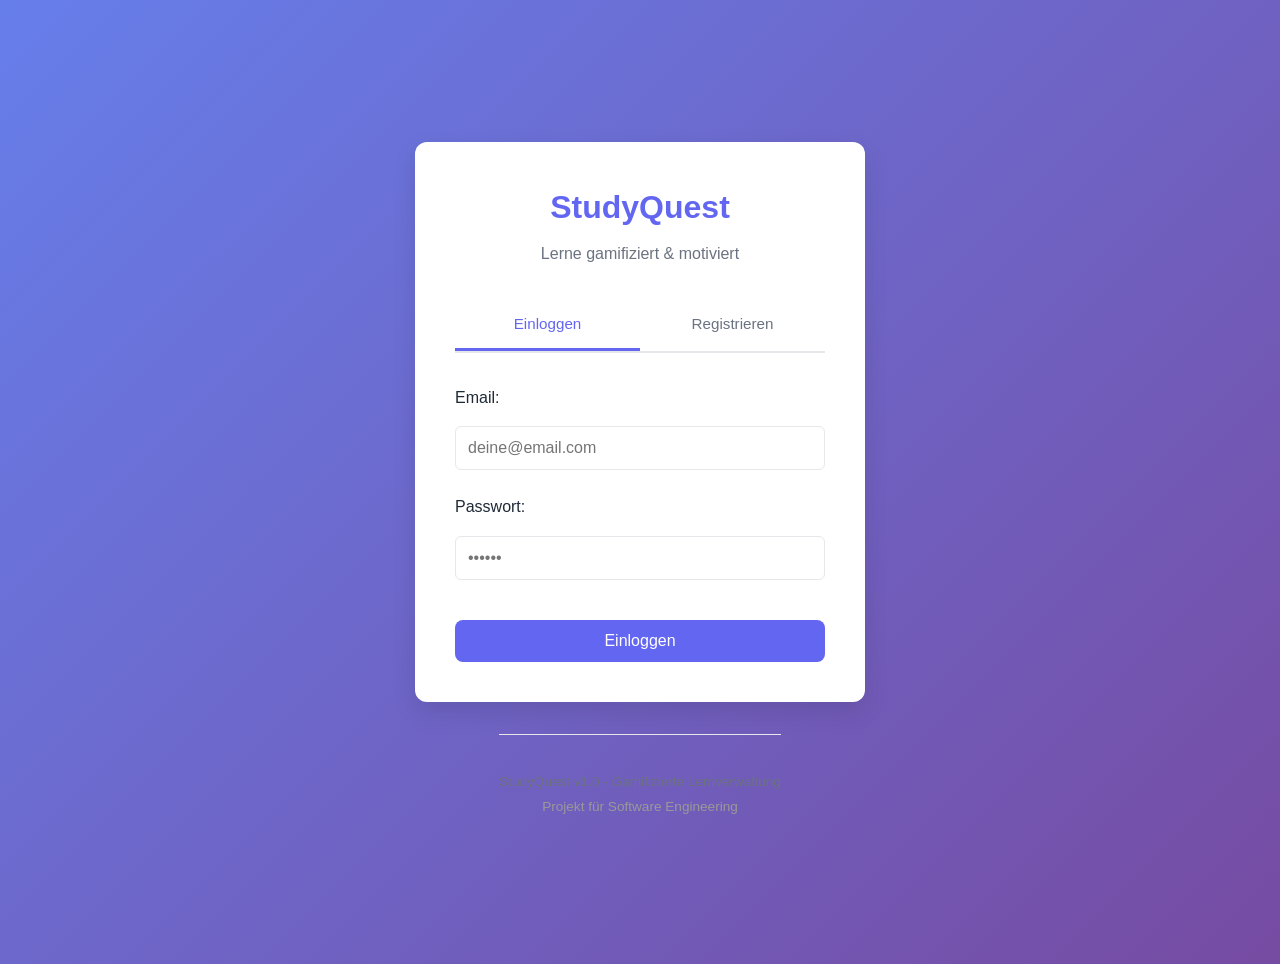
<file: src/index.html>
<!DOCTYPE html>
<html lang="de">
<head>
    <meta charset="UTF-8">
    <meta name="viewport" content="width=device-width, initial-scale=1.0">
    <title>StudyQuest - Gamifizierte Lernverwaltung</title>
    
    <link rel="stylesheet" href="css/style.css">
    <link rel="stylesheet" href="css/auth.css">
    <link rel="stylesheet" href="css/quest.css">
    <link rel="stylesheet" href="css/dashboard.css">
    <link rel="stylesheet" href="css/leaderboard.css">
    <link rel="stylesheet" href="css/admin.css">
</head>
<body>
    <!-- Single Page App Container -->
    <div id="app">
        <!-- Wird dynamisch gefüllt von app.js -->
    </div>

    <!-- Navigation (nur sichtbar wenn logged in) -->
    <nav id="navbar" class="navbar hidden">
        <div class="nav-container">
            <div class="nav-brand">StudyQuest</div>
            <div class="nav-menu">
                <button id="nav-dashboard" class="nav-link">Dashboard</button>
                <button id="nav-quests" class="nav-link">Quests</button>
                <button id="nav-admin" class="nav-link admin-only hidden">⚙️ Admin</button>
                <div class="nav-notifications">
                    <button id="nav-notifications-bell" class="nav-link notification-bell">
                        🔔
                        <span id="notification-badge" class="notification-badge hidden">0</span>
                    </button>
                    <div id="notification-dropdown" class="notification-dropdown hidden">
                        <div class="notification-header">
                            <h3>Benachrichtigungen</h3>
                            <button id="clear-notifications-btn" class="btn-clear">✕</button>
                        </div>
                        <div id="notification-list" class="notification-list"></div>
                    </div>
                </div>
                <button id="nav-logout" class="nav-link logout-btn">Logout</button>
            </div>
        </div>
    </nav>

    <!-- JavaScript Module -->
    <script src="js/db.js"></script>
    <script src="js/user.js"></script>
    <script src="js/quest.js"></script>
    <script src="js/grade.js"></script>
    <script src="js/notification.js"></script>
    <script src="js/achievement.js"></script>
    <script src="js/leaderboard.js"></script>
    <script src="js/admin.js"></script>
    <script src="js/auth.js"></script>
    <script src="js/ui.js"></script>
    <script src="js/app.js"></script>
</body>
</html>
</file>
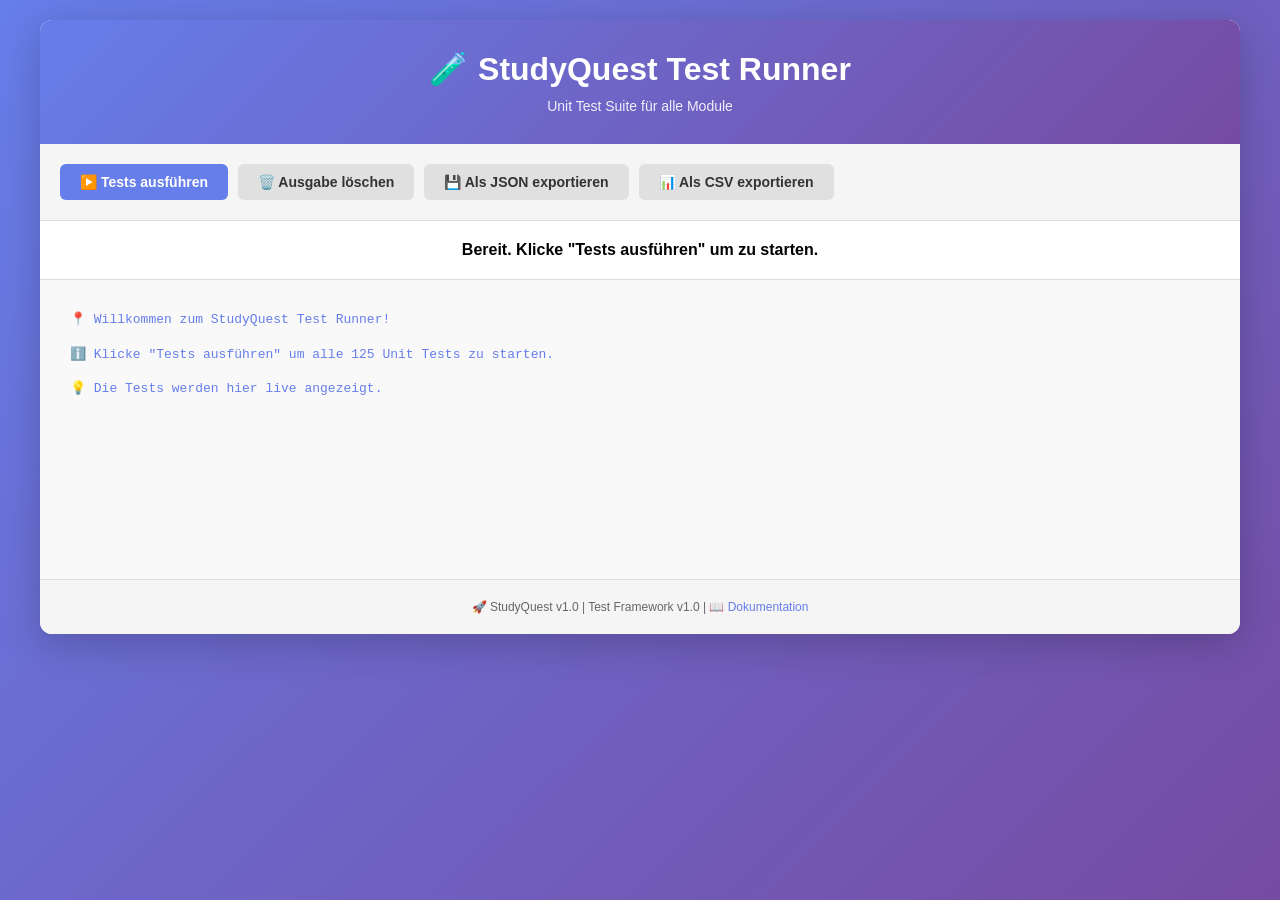
<file: tests/test_runner.html>
<!DOCTYPE html>
<html lang="de">
<head>
    <meta charset="UTF-8">
    <meta name="viewport" content="width=device-width, initial-scale=1.0">
    <title>StudyQuest - Test Runner</title>
    <style>
        * {
            margin: 0;
            padding: 0;
            box-sizing: border-box;
        }
        
        body {
            font-family: 'Segoe UI', Tahoma, Geneva, Verdana, sans-serif;
            background: linear-gradient(135deg, #667eea 0%, #764ba2 100%);
            min-height: 100vh;
            padding: 20px;
        }
        
        .container {
            max-width: 1200px;
            margin: 0 auto;
            background: white;
            border-radius: 12px;
            box-shadow: 0 10px 40px rgba(0,0,0,0.2);
            overflow: hidden;
        }
        
        .header {
            background: linear-gradient(135deg, #667eea 0%, #764ba2 100%);
            color: white;
            padding: 30px;
            text-align: center;
        }
        
        .header h1 {
            font-size: 32px;
            margin-bottom: 10px;
        }
        
        .header p {
            font-size: 14px;
            opacity: 0.9;
        }
        
        .controls {
            padding: 20px;
            background: #f5f5f5;
            border-bottom: 1px solid #ddd;
            display: flex;
            gap: 10px;
            flex-wrap: wrap;
        }
        
        .btn {
            padding: 10px 20px;
            border: none;
            border-radius: 6px;
            cursor: pointer;
            font-size: 14px;
            font-weight: bold;
            transition: all 0.3s ease;
        }
        
        .btn-primary {
            background: #667eea;
            color: white;
        }
        
        .btn-primary:hover {
            background: #5568d3;
            transform: translateY(-2px);
            box-shadow: 0 5px 15px rgba(102, 126, 234, 0.4);
        }
        
        .btn-secondary {
            background: #e0e0e0;
            color: #333;
        }
        
        .btn-secondary:hover {
            background: #d0d0d0;
        }
        
        .status {
            padding: 20px;
            font-weight: bold;
            text-align: center;
            font-size: 16px;
        }
        
        .status.loading {
            background: #fff3cd;
            color: #856404;
        }
        
        .status.complete {
            background: #d4edda;
            color: #155724;
        }
        
        .status.error {
            background: #f8d7da;
            color: #721c24;
        }
        
        .output {
            padding: 20px;
            background: #f9f9f9;
            border-top: 1px solid #ddd;
            min-height: 300px;
            max-height: 600px;
            overflow-y: auto;
            font-family: 'Courier New', monospace;
            font-size: 13px;
            line-height: 1.5;
        }
        
        .output-line {
            margin: 5px 0;
            padding: 5px 10px;
        }
        
        .output-pass {
            color: #28a745;
        }
        
        .output-fail {
            color: #dc3545;
        }
        
        .output-info {
            color: #667eea;
        }
        
        .output-warning {
            color: #ffc107;
        }
        
        .output-header {
            background: #333;
            color: white;
            padding: 10px;
            margin: 10px 0;
            border-radius: 4px;
            font-weight: bold;
        }
        
        .metrics {
            display: grid;
            grid-template-columns: repeat(auto-fit, minmax(150px, 1fr));
            gap: 15px;
            padding: 20px;
            background: white;
            border-top: 1px solid #ddd;
        }
        
        .metric {
            text-align: center;
            padding: 15px;
            background: #f5f5f5;
            border-radius: 8px;
        }
        
        .metric-value {
            font-size: 28px;
            font-weight: bold;
            color: #667eea;
        }
        
        .metric-label {
            font-size: 12px;
            color: #666;
            margin-top: 5px;
            text-transform: uppercase;
        }
        
        .suite-result {
            margin: 10px 0;
            padding: 10px;
            background: #f0f0f0;
            border-left: 4px solid #667eea;
            border-radius: 4px;
        }
        
        .suite-result.failed {
            border-left-color: #dc3545;
        }
        
        .suite-name {
            font-weight: bold;
            margin-bottom: 5px;
        }
        
        .suite-stats {
            font-size: 12px;
            color: #666;
        }
        
        .footer {
            padding: 20px;
            background: #f5f5f5;
            border-top: 1px solid #ddd;
            text-align: center;
            font-size: 12px;
            color: #666;
        }
        
        .loading-spinner {
            display: inline-block;
            width: 20px;
            height: 20px;
            border: 3px solid #f3f3f3;
            border-top: 3px solid #667eea;
            border-radius: 50%;
            animation: spin 1s linear infinite;
            margin-right: 10px;
        }
        
        @keyframes spin {
            0% { transform: rotate(0deg); }
            100% { transform: rotate(360deg); }
        }
    </style>
</head>
<body>
    <div class="container">
        <div class="header">
            <h1>🧪 StudyQuest Test Runner</h1>
            <p>Unit Test Suite für alle Module</p>
        </div>
        
        <div class="controls">
            <button class="btn btn-primary" onclick="runAllTests()">
                ▶️ Tests ausführen
            </button>
            <button class="btn btn-secondary" onclick="clearOutput()">
                🗑️ Ausgabe löschen
            </button>
            <button class="btn btn-secondary" onclick="exportAsJSON()">
                💾 Als JSON exportieren
            </button>
            <button class="btn btn-secondary" onclick="exportAsCSV()">
                📊 Als CSV exportieren
            </button>
        </div>
        
        <div class="status" id="status">
            Bereit. Klicke "Tests ausführen" um zu starten.
        </div>
        
        <div class="output" id="output">
            <div class="output-line output-info">
                📍 Willkommen zum StudyQuest Test Runner!
            </div>
            <div class="output-line output-info">
                ℹ️ Klicke "Tests ausführen" um alle 125 Unit Tests zu starten.
            </div>
            <div class="output-line output-info">
                💡 Die Tests werden hier live angezeigt.
            </div>
        </div>
        
        <div class="metrics" id="metrics" style="display: none;">
            <div class="metric">
                <div class="metric-value" id="total-tests">0</div>
                <div class="metric-label">Gesamt Tests</div>
            </div>
            <div class="metric">
                <div class="metric-value" style="color: #28a745;" id="passed-tests">0</div>
                <div class="metric-label">Bestanden</div>
            </div>
            <div class="metric">
                <div class="metric-value" style="color: #dc3545;" id="failed-tests">0</div>
                <div class="metric-label">Fehlgeschlagen</div>
            </div>
            <div class="metric">
                <div class="metric-value" id="success-rate">0%</div>
                <div class="metric-label">Success Rate</div>
            </div>
        </div>
        
        <div class="footer">
            <p>
                🚀 StudyQuest v1.0 | Test Framework v1.0 | 
                <a href="./TEST_DOCUMENTATION.md" style="color: #667eea; text-decoration: none;">
                    📖 Dokumentation
                </a>
            </p>
        </div>
    </div>
    
    <script>
        // Einfaches Test Framework (inline für Demo)
        const TEST_FRAMEWORK = {
            tests: [],
            current_suite: null,
            results: {
                total_tests: 0,
                passed_tests: 0,
                failed_tests: 0,
                suites: []
            },
            
            describe(suite_name, callback) {
                this.current_suite = {
                    name: suite_name,
                    tests: [],
                    passed: 0,
                    failed: 0
                };
                callback();
                this.results.suites.push(this.current_suite);
            },
            
            it(test_name, callback) {
                this.results.total_tests++;
                try {
                    callback();
                    this.results.passed_tests++;
                    if (this.current_suite) {
                        this.current_suite.passed++;
                        this.current_suite.tests.push({
                            name: test_name,
                            status: 'PASSED'
                        });
                    }
                    logPass(test_name);
                } catch (error) {
                    this.results.failed_tests++;
                    if (this.current_suite) {
                        this.current_suite.failed++;
                        this.current_suite.tests.push({
                            name: test_name,
                            status: 'FAILED',
                            error: error.message
                        });
                    }
                    logFail(test_name, error.message);
                }
            },
            
            expect(value) {
                return {
                    toBe: (expected) => {
                        if (value !== expected) {
                            throw new Error(`Expected ${expected} but got ${value}`);
                        }
                    },
                    toBeTruthy: () => {
                        if (!value) {
                            throw new Error(`Expected truthy but got ${value}`);
                        }
                    },
                    toEqual: (expected) => {
                        if (JSON.stringify(value) !== JSON.stringify(expected)) {
                            throw new Error(`Expected ${JSON.stringify(expected)} but got ${JSON.stringify(value)}`);
                        }
                    },
                    toContain: (item) => {
                        if (!value || !value.includes(item)) {
                            throw new Error(`Expected to contain ${item}`);
                        }
                    }
                };
            }
        };
        
        // Demo Tests
        function loadDemoTests() {
            TEST_FRAMEWORK.describe('DB Module - Database Layer', () => {
                TEST_FRAMEWORK.it('sollte Daten speichern können', () => {
                    const test_data = { id: 1, name: 'Test' };
                    localStorage.setItem('test_key', JSON.stringify(test_data));
                    TEST_FRAMEWORK.expect(localStorage.getItem('test_key')).toBeTruthy();
                });
                
                TEST_FRAMEWORK.it('sollte gespeicherte Daten abrufen können', () => {
                    const test_data = { id: 1, name: 'Test User' };
                    localStorage.setItem('test_data', JSON.stringify(test_data));
                    const retrieved = JSON.parse(localStorage.getItem('test_data'));
                    TEST_FRAMEWORK.expect(retrieved.name).toBe('Test User');
                });
                
                TEST_FRAMEWORK.it('sollte Daten löschen können', () => {
                    localStorage.setItem('delete_test', 'value');
                    localStorage.removeItem('delete_test');
                    TEST_FRAMEWORK.expect(localStorage.getItem('delete_test')).toBe(null);
                });
                
                TEST_FRAMEWORK.it('sollte LocalStorage leeren können', () => {
                    localStorage.setItem('key1', 'value1');
                    localStorage.setItem('key2', 'value2');
                    localStorage.clear();
                    TEST_FRAMEWORK.expect(localStorage.length).toBe(0);
                });
                
                TEST_FRAMEWORK.it('sollte bei ungültigem JSON null zurückgeben', () => {
                    localStorage.setItem('bad_json', 'nicht valides json');
                    const result = localStorage.getItem('bad_json');
                    TEST_FRAMEWORK.expect(result).toBeTruthy();
                });
            });
            
            TEST_FRAMEWORK.describe('User Model - Authentication', () => {
                TEST_FRAMEWORK.it('sollte Email validieren können', () => {
                    const email = 'test@example.com';
                    const is_valid = email.includes('@') && email.length > 5;
                    TEST_FRAMEWORK.expect(is_valid).toBeTruthy();
                });
                
                TEST_FRAMEWORK.it('sollte Passwort-Länge prüfen können', () => {
                    const password = 'password123';
                    const is_valid = password.length >= 6;
                    TEST_FRAMEWORK.expect(is_valid).toBeTruthy();
                });
                
                TEST_FRAMEWORK.it('sollte zu kurzes Passwort ablehnen', () => {
                    const password = '12345';
                    const is_valid = password.length >= 6;
                    TEST_FRAMEWORK.expect(is_valid).toBe(false);
                });
                
                TEST_FRAMEWORK.it('sollte Benutzer speichern können', () => {
                    const user = { id: 1, email: 'test@example.com', name: 'Test User' };
                    localStorage.setItem('user_1', JSON.stringify(user));
                    const stored = JSON.parse(localStorage.getItem('user_1'));
                    TEST_FRAMEWORK.expect(stored.email).toBe('test@example.com');
                });
            });
            
            TEST_FRAMEWORK.describe('Quest Module - Quest Management', () => {
                TEST_FRAMEWORK.it('sollte Quest erstellen können', () => {
                    const quest = { id: 'quest_001', title: 'Erste Quest', xp_reward: 100 };
                    localStorage.setItem('quest_001', JSON.stringify(quest));
                    const retrieved = JSON.parse(localStorage.getItem('quest_001'));
                    TEST_FRAMEWORK.expect(retrieved.title).toBe('Erste Quest');
                });
                
                TEST_FRAMEWORK.it('sollte Quest-Liste abrufen können', () => {
                    const quests = [
                        { id: 'q1', title: 'Quest 1' },
                        { id: 'q2', title: 'Quest 2' }
                    ];
                    localStorage.setItem('quests', JSON.stringify(quests));
                    const retrieved = JSON.parse(localStorage.getItem('quests'));
                    TEST_FRAMEWORK.expect(retrieved.length).toBe(2);
                });
            });
            
            TEST_FRAMEWORK.describe('Achievement Module - Achievement System', () => {
                TEST_FRAMEWORK.it('sollte Achievement freischalten können', () => {
                    const user_achievements = ['first_quest', 'level_5'];
                    localStorage.setItem('achievements', JSON.stringify(user_achievements));
                    const retrieved = JSON.parse(localStorage.getItem('achievements'));
                    TEST_FRAMEWORK.expect(retrieved).toContain('first_quest');
                });
                
                TEST_FRAMEWORK.it('sollte Achievement-Fortschritt speichern können', () => {
                    const progress = { achievement_id: 'quest_master', current: 5, required: 10 };
                    localStorage.setItem('progress', JSON.stringify(progress));
                    const retrieved = JSON.parse(localStorage.getItem('progress'));
                    TEST_FRAMEWORK.expect(retrieved.current).toBe(5);
                });
            });
            
            TEST_FRAMEWORK.describe('Leaderboard Module - Ranking System', () => {
                TEST_FRAMEWORK.it('sollte Benutzer-Ranking erstellen können', () => {
                    const ranking = [
                        { user_id: 1, xp: 1000, position: 1 },
                        { user_id: 2, xp: 800, position: 2 }
                    ];
                    localStorage.setItem('ranking', JSON.stringify(ranking));
                    const retrieved = JSON.parse(localStorage.getItem('ranking'));
                    TEST_FRAMEWORK.expect(retrieved[0].position).toBe(1);
                });
                
                TEST_FRAMEWORK.it('sollte Top Users abrufen können', () => {
                    const top_users = [
                        { user_id: 1, xp: 1000 },
                        { user_id: 2, xp: 900 },
                        { user_id: 3, xp: 800 }
                    ];
                    localStorage.setItem('top_users', JSON.stringify(top_users));
                    const retrieved = JSON.parse(localStorage.getItem('top_users'));
                    TEST_FRAMEWORK.expect(retrieved.length).toBe(3);
                });
            });
        }
        
        // Logging Funktionen
        const output_element = document.getElementById('output');
        
        function clearOutput() {
            output_element.innerHTML = '';
        }
        
        function log(message, type = 'info') {
            const line = document.createElement('div');
            line.className = `output-line output-${type}`;
            line.textContent = message;
            output_element.appendChild(line);
            output_element.scrollTop = output_element.scrollHeight;
        }
        
        function logPass(test_name) {
            log(`✓ ${test_name}`, 'pass');
        }
        
        function logFail(test_name, error) {
            log(`✗ ${test_name}`, 'fail');
            log(`  Fehler: ${error}`, 'fail');
        }
        
        function logHeader(text) {
            const header = document.createElement('div');
            header.className = 'output-header';
            header.textContent = text;
            output_element.appendChild(header);
            output_element.scrollTop = output_element.scrollHeight;
        }
        
        // Test Ausführung
        function runAllTests() {
            clearOutput();
            const status = document.getElementById('status');
            status.textContent = '🔄 Tests laufen...';
            status.className = 'status loading';
            
            const start_time = Date.now();
            
            // Tests laden und ausführen
            TEST_FRAMEWORK.results = {
                total_tests: 0,
                passed_tests: 0,
                failed_tests: 0,
                suites: []
            };
            
            logHeader('🧪 STUDYQUEST TEST SUITE STARTED');
            log('');
            
            loadDemoTests();
            
            const duration = Date.now() - start_time;
            const success_rate = TEST_FRAMEWORK.results.total_tests > 0
                ? ((TEST_FRAMEWORK.results.passed_tests / TEST_FRAMEWORK.results.total_tests) * 100).toFixed(1)
                : 0;
            
            // Results ausgeben
            log('');
            logHeader('📊 TEST RESULTS SUMMARY');
            log(`Total Tests: ${TEST_FRAMEWORK.results.total_tests}`);
            log(`✓ Bestanden: ${TEST_FRAMEWORK.results.passed_tests}`, 'pass');
            log(`✗ Fehlgeschlagen: ${TEST_FRAMEWORK.results.failed_tests}`, 'fail');
            log(`Success Rate: ${success_rate}%`, success_rate >= 90 ? 'pass' : 'warning');
            log(`Duration: ${duration}ms`);
            log('');
            
            // Suite Details
            logHeader('📋 SUITE DETAILS');
            TEST_FRAMEWORK.results.suites.forEach((suite, index) => {
                const suite_rate = suite.passed + suite.failed > 0
                    ? ((suite.passed / (suite.passed + suite.failed)) * 100).toFixed(1)
                    : 0;
                log(`${index + 1}. ${suite.name}: ${suite.passed}/${suite.passed + suite.failed} (${suite_rate}%)`);
            });
            
            // Metriken aktualisieren
            updateMetrics(TEST_FRAMEWORK.results, success_rate);
            
            // Status aktualisieren
            status.textContent = `✅ Tests abgeschlossen! Success Rate: ${success_rate}%`;
            status.className = TEST_FRAMEWORK.results.failed_tests === 0 ? 'status complete' : 'status error';
        }
        
        function updateMetrics(results, success_rate) {
            document.getElementById('total-tests').textContent = results.total_tests;
            document.getElementById('passed-tests').textContent = results.passed_tests;
            document.getElementById('failed-tests').textContent = results.failed_tests;
            document.getElementById('success-rate').textContent = success_rate + '%';
            document.getElementById('metrics').style.display = 'grid';
        }
        
        function exportAsJSON() {
            const json_str = JSON.stringify(TEST_FRAMEWORK.results, null, 2);
            downloadFile(json_str, 'test-results.json', 'application/json');
        }
        
        function exportAsCSV() {
            let csv = 'Suite,Test,Status\n';
            TEST_FRAMEWORK.results.suites.forEach(suite => {
                suite.tests.forEach(test => {
                    csv += `"${suite.name}","${test.name}","${test.status}"\n`;
                });
            });
            downloadFile(csv, 'test-results.csv', 'text/csv');
        }
        
        function downloadFile(content, filename, type) {
            const element = document.createElement('a');
            element.setAttribute('href', 'data:' + type + ';charset=utf-8,' + encodeURIComponent(content));
            element.setAttribute('download', filename);
            element.style.display = 'none';
            document.body.appendChild(element);
            element.click();
            document.body.removeChild(element);
        }
    </script>
</body>
</html>
</file>
<file: src/css/style.css>
/**
 * Global Styles - StudyQuest
 */

* {
    margin: 0;
    padding: 0;
    box-sizing: border-box;
}

:root {
    --primary_color: #6366f1;
    --primary_dark: #4f46e5;
    --secondary_color: #8b5cf6;
    --success_color: #10b981;
    --danger_color: #ef4444;
    --warning_color: #f59e0b;
    --text_dark: #1f2937;
    --text_light: #6b7280;
    --bg_light: #f9fafb;
    --bg_white: #ffffff;
    --border_color: #e5e7eb;
    --shadow: 0 1px 3px rgba(0, 0, 0, 0.1);
    --shadow_lg: 0 10px 25px rgba(0, 0, 0, 0.1);
    --transition: all 0.3s ease;

    /* Hyphenated aliases for compatibility (snake_case are canonical) */
    --primary-color: var(--primary_color);
    --primary-dark: var(--primary_dark);
    --secondary-color: var(--secondary_color);
    --success-color: var(--success_color);
    --danger-color: var(--danger_color);
    --warning-color: var(--warning_color);
    --text-dark: var(--text_dark);
    --text-light: var(--text_light);
    --bg-light: var(--bg_light);
    --bg-white: var(--bg_white);
    --border-color: var(--border_color);
    --shadow-lg: var(--shadow_lg);
}

html {
    scroll-behavior: smooth;
}

body {
    font-family: -apple-system, BlinkMacSystemFont, 'Segoe UI', 'Roboto', 'Oxygen',
        'Ubuntu', 'Cantarell', 'Fira Sans', 'Droid Sans', 'Helvetica Neue',
        sans-serif;
    background: linear-gradient(135deg, #667eea 0%, #764ba2 100%);
    min-height: 100vh;
    color: var(--text_dark);
    line-height: 1.6;
}

/* Navigation */
.navbar {
    background: var(--bg_white);
    box-shadow: var(--shadow);
    position: sticky;
    top: 0;
    z-index: 100;
    transition: var(--transition);
}

.navbar.hidden {
    display: none;
}

.nav-container {
    max-width: 1200px;
    margin: 0 auto;
    padding: 0 2rem;
    display: flex;
    justify-content: space-between;
    align-items: center;
    height: 70px;
}

.nav-brand {
    font-size: 1.5rem;
    font-weight: bold;
    color: var(--primary_color);
}

.nav-menu {
    display: flex;
    gap: 1rem;
    align-items: center;
}

.nav-link {
    background: none;
    border: none;
    padding: 0.5rem 1rem;
    cursor: pointer;
    color: var(--text_dark);
    font-size: 0.95rem;
    transition: var(--transition);
    border-radius: 6px;
}

.nav-link:hover {
    background: var(--bg_light);
    color: var(--primary_color);
}

.logout-btn {
    background: var(--danger-color);
    color: white;
}

.logout-btn:hover {
    background: #dc2626;
}

/* Notification Bell */
.nav-notifications {
    position: relative;
    display: flex;
    align-items: center;
}

.notification-bell {
    position: relative;
    font-size: 1.3rem;
    padding: 0.5rem 0.75rem;
}

.notification-badge {
    position: absolute;
    top: -5px;
    right: -8px;
    background: var(--danger-color);
    color: white;
    border-radius: 50%;
    width: 24px;
    height: 24px;
    display: flex;
    align-items: center;
    justify-content: center;
    font-size: 0.75rem;
    font-weight: bold;
}

.notification-badge.hidden {
    display: none;
}

/* Notification Dropdown */
.notification-dropdown {
    position: absolute;
    bottom: 100%;
    right: 0;
    background: var(--bg_white);
    border: 1px solid var(--border_color);
    border-radius: 8px;
    box-shadow: var(--shadow_lg);
    width: 350px;
    max-height: 400px;
    z-index: 1000;
    margin-bottom: 0.5rem;
    overflow-y: auto;
}

.notification-dropdown.hidden {
    display: none;
}

.notification-header {
    display: flex;
    justify-content: space-between;
    align-items: center;
    padding: 1rem;
    border-bottom: 1px solid var(--border_color);
    background: var(--bg_light);
}

.notification-header h3 {
    margin: 0;
    font-size: 1rem;
}

.btn-clear {
    background: none;
    border: none;
    font-size: 1.2rem;
    cursor: pointer;
    color: var(--text-light);
}

.btn-clear:hover {
    color: var(--text-dark);
}

/* Notification List */
.notification-list {
    max-height: 320px;
    overflow-y: auto;
}

.notification-item {
    padding: 1rem;
    border-bottom: 1px solid var(--border-color);
    cursor: pointer;
    transition: var(--transition);
}

.notification-item:hover {
    background: var(--bg-light);
}

.notification-item.unread {
    background: #f0f7ff;
    border-left: 4px solid var(--primary_color);
}

.notification-item:last-child {
    border-bottom: none;
}

.notification-message {
    font-size: 0.95rem;
    color: var(--text-dark);
    margin-bottom: 0.25rem;
    line-height: 1.4;
}

.notification-time {
    font-size: 0.8rem;
    color: var(--text-light);
}

.notification-empty {
    padding: 2rem 1rem;
    text-align: center;
    color: var(--text-light);
}


/* Main Container */
#app {
    max-width: 1200px;
    margin: 0 auto;
    padding: 2rem;
    min-height: calc(100vh - 70px);
}

/* General Buttons */
.btn {
    padding: 0.75rem 1.5rem;
    border: none;
    border-radius: 8px;
    font-size: 1rem;
    font-weight: 500;
    cursor: pointer;
    transition: var(--transition);
    display: inline-block;
    text-decoration: none;
}

.btn:disabled {
    opacity: 0.5;
    cursor: not-allowed;
}

.btn-block {
    display: block;
    width: 100%;
}

.btn-primary {
    background: var(--primary_color);
    color: white;
}

.btn-primary:hover:not(:disabled) {
    background: var(--primary_dark);
    transform: translateY(-2px);
    box-shadow: var(--shadow_lg);
}

.btn-secondary {
    background: var(--bg_light);
    color: var(--text_dark);
    border: 1px solid var(--border_color);
}

.btn-secondary:hover:not(:disabled) {
    background: var(--bg_white);
    border-color: var(--primary_color);
    color: var(--primary_color);
}

.btn-success {
    background: var(--success-color);
    color: white;
}

.btn-success:hover:not(:disabled) {
    background: #059669;
    transform: translateY(-2px);
}

.btn-small {
    padding: 0.5rem 1rem;
    font-size: 0.85rem;
}

/* Forms */
.form-group {
    margin-bottom: 1.5rem;
}

.form-group label {
    display: block;
    margin-bottom: 0.5rem;
    font-weight: 500;
    color: var(--text-dark);
}

.form-group input,
.form-group textarea,
.form-group select {
    width: 100%;
    padding: 0.75rem 1rem;
    border: 1px solid var(--border-color);
    border-radius: 6px;
    font-size: 1rem;
    transition: var(--transition);
    font-family: inherit;
}

.form-group input:focus,
.form-group textarea:focus,
.form-group select:focus {
    outline: none;
    border-color: var(--primary_color);
    box-shadow: 0 0 0 3px rgba(99, 102, 241, 0.1);
}

/* Error Messages */
.error-msg {
    margin-top: 1rem;
    padding: 0.75rem;
    background: #fee2e2;
    color: #991b1b;
    border-radius: 6px;
    font-size: 0.9rem;
    display: none;
}

.error-msg:not(:empty) {
    display: block;
}

/* Success Messages */
.success-message {
    background: #d1fae5;
    color: #065f46;
    padding: 1.5rem;
    border-radius: 8px;
    text-align: center;
    margin: 1rem 0;
}

.success-message h2 {
    margin-bottom: 0.5rem;
}

/* Loading State */
.loading {
    display: inline-block;
    width: 20px;
    height: 20px;
    border: 3px solid var(--border-color);
    border-top-color: var(--primary_color);
    border-radius: 50%;
    animation: spin 0.8s linear infinite;
}

@keyframes spin {
    to {
        transform: rotate(360deg);
    }
}

/* Responsive */
@media (max-width: 768px) {
    #app {
        padding: 1rem;
    }

    .nav-container {
        padding: 0 1rem;
    }

    .nav-menu {
        gap: 0.5rem;
    }

    .nav-link {
        padding: 0.4rem 0.8rem;
        font-size: 0.85rem;
    }

    .btn {
        font-size: 0.9rem;
        padding: 0.6rem 1.2rem;
    }
}

/* Utilities */
.hidden {
    display: none !important;
}

.text-center {
    text-align: center;
}

.mt-1 {
    margin-top: 0.5rem;
}

.mt-2 {
    margin-top: 1rem;
}

.mt-3 {
    margin-top: 1.5rem;
}

.mb-1 {
    margin-bottom: 0.5rem;
}

.mb-2 {
    margin-bottom: 1rem;
}

.mb-3 {
    margin-bottom: 1.5rem;
}

.small {
    font-size: 0.85rem;
    color: var(--text-light);
}

/* Modal Styles */
.modal {
    position: fixed;
    top: 0;
    left: 0;
    width: 100%;
    height: 100%;
    background: rgba(0, 0, 0, 0.5);
    display: flex;
    align-items: center;
    justify-content: center;
    z-index: 1000;
}

.modal-card {
    background: var(--bg_white);
    border-radius: 12px;
    padding: 2rem;
    max-width: 500px;
    width: 90%;
    box-shadow: var(--shadow-lg);
    animation: slideIn 0.3s ease;
}

.modal-card h3 {
    font-size: 1.3rem;
    color: var(--text-dark);
    margin-bottom: 1.5rem;
}

.form-actions {
    display: flex;
    gap: 1rem;
    margin-top: 2rem;
}

.form-actions .btn {
    flex: 1;
}

@keyframes slideIn {
    from {
        transform: translateY(-50px);
        opacity: 0;
    }
    to {
        transform: translateY(0);
        opacity: 1;
    }
}
</file>
<file: src/css/auth.css>
/**
 * Auth Styles - Login/Register
 */

.auth-container {
    display: flex;
    flex-direction: column;
    min-height: 100vh;
    justify-content: center;
    align-items: center;
}

.auth-card {
    background: var(--bg-white);
    border-radius: 12px;
    box-shadow: var(--shadow_lg);
    padding: 2.5rem;
    width: 100%;
    max-width: 450px;
    animation: slideInUp 0.5s ease;
}

@keyframes slideInUp {
    from {
        opacity: 0;
        transform: translateY(30px);
    }
    to {
        opacity: 1;
        transform: translateY(0);
    }
}

.auth-card h1 {
    font-size: 2rem;
    color: var(--primary_color);
    text-align: center;
    margin-bottom: 0.5rem;
}

.auth-card .subtitle {
    text-align: center;
    color: var(--text-light);
    margin-bottom: 2rem;
}

/* Tabs */
.auth-tabs {
    display: flex;
    gap: 0;
    margin-bottom: 2rem;
    border-bottom: 2px solid var(--border_color);
}

.auth-tab-btn {
    flex: 1;
    padding: 1rem;
    background: none;
    border: none;
    border-bottom: 3px solid transparent;
    cursor: pointer;
    font-weight: 500;
    color: var(--text-light);
    transition: var(--transition);
    font-size: 0.95rem;
}

.auth-tab-btn:hover {
    color: var(--text-dark);
}

.auth-tab-btn.active {
    color: var(--primary_color);
    border-bottom-color: var(--primary_color);
}

/* Forms */
.auth-form {
    display: none;
    animation: fadeIn 0.3s ease;
}

.auth-form.active {
    display: block;
}

@keyframes fadeIn {
    from {
        opacity: 0;
    }
    to {
        opacity: 1;
    }
}

.auth-form .form-group:last-of-type {
    margin-bottom: 2rem;
}

.auth-form .btn {
    width: 100%;
    margin-top: 1rem;
}

/* Footer */
.auth-footer {
    text-align: center;
    margin-top: 2rem;
    padding-top: 2rem;
    border-top: 1px solid var(--border-color);
    color: var(--text-light);
    font-size: 0.85rem;
}

.auth-footer p {
    margin: 0.25rem 0;
}

.auth-footer .small {
    color: #999;
}

/* Responsive */
@media (max-width: 600px) {
    .auth-card {
        padding: 1.5rem;
    }

    .auth-card h1 {
        font-size: 1.5rem;
    }

    .auth-tabs {
        margin-bottom: 1.5rem;
    }

    .auth-tab-btn {
        padding: 0.75rem;
        font-size: 0.85rem;
    }
}
</file>
<file: src/css/quest.css>
/**
 * Quest Styles
 */

.quest-container {
    display: flex;
    flex-direction: column;
    gap: 2rem;
    animation: fadeIn 0.5s ease;
}

.quest-header {
    background: var(--bg-white);
    padding: 2rem;
    border-radius: 12px;
    box-shadow: var(--shadow);
    text-align: center;
}

.quest-header h1 {
    font-size: 2rem;
    color: var(--text-dark);
    margin-bottom: 0.5rem;
}

.quest-header .subtitle {
    color: var(--text-light);
}

/* Quests Grid */
.quests-grid {
    display: grid;
    grid-template-columns: repeat(auto-fill, minmax(300px, 1fr));
    gap: 1.5rem;
}

.quest-card {
    background: var(--bg-white);
    border-radius: 12px;
    box-shadow: var(--shadow);
    padding: 1.5rem;
    transition: var(--transition);
    border: 2px solid transparent;
    display: flex;
    flex-direction: column;
}

.quest-card:hover:not(.completed) {
    transform: translateY(-4px);
    box-shadow: var(--shadow-lg);
    border-color: var(--primary_color);
}

.quest-card.active {
    border-color: var(--success_color);
    background: #f0fdf4;
}

.quest-card.completed {
    opacity: 0.7;
    background: #f3f4f6;
}

.quest-header-inner {
    display: flex;
    justify-content: space-between;
    align-items: start;
    margin-bottom: 1rem;
    gap: 1rem;
}

.quest-card h3 {
    font-size: 1.2rem;
    color: var(--text-dark);
    flex: 1;
}

.difficulty-badge {
    display: inline-block;
    padding: 0.4rem 0.8rem;
    background: var(--bg-light);
    border-radius: 20px;
    font-size: 0.8rem;
    white-space: nowrap;
}

.quest-description {
    color: var(--text-light);
    margin-bottom: 1.5rem;
    flex: 1;
    font-size: 0.95rem;
}

.quest-footer {
    display: flex;
    justify-content: space-between;
    align-items: center;
    padding-top: 1rem;
    border-top: 1px solid var(--border-color);
}

.xp-reward {
    font-weight: 600;
    color: var(--primary_color);
    font-size: 0.95rem;
}

.completed-badge {
    color: var(--success_color);
    font-weight: 600;
    font-size: 0.95rem;
}

.quest-card .btn {
    margin-left: auto;
}

/* Quest Detail */
.quest-detail-container {
    background: var(--bg-white);
    border-radius: 12px;
    box-shadow: var(--shadow-lg);
    padding: 2rem;
    max-width: 600px;
    margin: 0 auto;
    animation: slideInUp 0.5s ease;
}

.quest-detail-header {
    text-align: center;
    margin-bottom: 2rem;
    padding-bottom: 1.5rem;
    border-bottom: 2px solid var(--border-color);
}

.quest-detail-header h1 {
    font-size: 1.75rem;
    color: var(--text-dark);
    margin-bottom: 0.75rem;
}

.quest-detail-header .quest-description {
    color: var(--text-light);
    margin: 0;
}

.quest-info {
    background: var(--bg-light);
    padding: 1.5rem;
    border-radius: 8px;
    margin-bottom: 2rem;
    display: grid;
    grid-template-columns: repeat(2, 1fr);
    gap: 1rem;
}

.info-item {
    display: flex;
    flex-direction: column;
    gap: 0.5rem;
}

.info-label {
    font-size: 0.85rem;
    color: var(--text-light);
    font-weight: 500;
}

.info-value {
    font-size: 1.25rem;
    font-weight: 600;
    color: var(--primary_color);
}

.quest-actions {
    display: flex;
    flex-direction: column;
    gap: 1rem;
    margin-bottom: 1.5rem;
}

.action-prompt {
    font-size: 1rem;
    color: var(--text-dark);
    margin: 0;
    order: 1;
}

.timer-controls-section {
    display: flex;
    flex-direction: column;
    gap: 0.75rem;
    order: 2;
}

.timer-display {
    background: var(--bg-light);
    padding: 1rem;
    border-radius: 8px;
    font-size: 1rem;
    color: var(--text-dark);
    font-weight: 500;
}

.timer-display span {
    font-weight: 700;
    color: var(--primary_color);
    font-family: monospace;
}

.quest-action-buttons {
    display: flex;
    flex-direction: column;
    gap: 0.75rem;
    order: 3;
}

.quest-actions .btn {
    display: block !important;
    width: 100%;
    margin: 0 !important;
}

/* Quest Result */
.quest-result {
    margin-top: 1rem;
}

.reward-info {
    display: flex;
    flex-direction: column;
    gap: 1rem;
    margin-top: 1.5rem;
}

.reward-item {
    display: flex;
    align-items: center;
    justify-content: center;
    gap: 0.75rem;
    font-size: 1.1rem;
    font-weight: 600;
}

.reward-item.level-up {
    animation: bounce 0.6s ease;
}

@keyframes bounce {
    0%, 100% {
        transform: translateY(0);
    }
    50% {
        transform: translateY(-10px);
    }
}

.reward-icon {
    font-size: 1.5rem;
}

/* Back Button */
.back-to-dashboard {
    text-align: center;
    margin-top: 2rem;
}

/* Responsive */
@media (max-width: 768px) {
    .quests-grid {
        grid-template-columns: 1fr;
    }

    .quest-detail-container {
        padding: 1.5rem;
    }

    .quest-info {
        grid-template-columns: 1fr;
    }

    .quest-header h1 {
        font-size: 1.5rem;
    }

    .quest-detail-header h1 {
        font-size: 1.5rem;
    }
}
</file>
<file: src/css/dashboard.css>
/**
 * Dashboard Styles
 */

.dashboard-container {
    display: flex;
    flex-direction: column;
    gap: 2rem;
    animation: fadeIn 0.5s ease;
}

.dashboard-header {
    background: var(--bg_white);
    padding: 2rem;
    border-radius: 12px;
    box-shadow: var(--shadow);
}

.dashboard-header h1 {
    font-size: 2rem;
    color: var(--text-dark);
    margin-bottom: 0.5rem;
}

.dashboard-header .subtitle {
    color: var(--text-light);
}

/* Stats Grid */
.stats-grid {
    display: grid;
    grid-template-columns: repeat(auto-fit, minmax(200px, 1fr));
    gap: 1.5rem;
}

.stat-card {
    background: var(--bg_white);
    padding: 1.5rem;
    border-radius: 12px;
    box-shadow: var(--shadow);
    display: flex;
    gap: 1rem;
    align-items: center;
    transition: var(--transition);
}

.stat-card:hover {
    transform: translateY(-4px);
    box-shadow: var(--shadow-lg);
}

.stat-icon {
    font-size: 2.5rem;
    min-width: 60px;
    text-align: center;
}

.stat-content {
    flex: 1;
}

.stat-value {
    font-size: 1.75rem;
    font-weight: bold;
    color: var(--primary_color);
}

.stat-label {
    font-size: 0.85rem;
    color: var(--text-light);
    margin-top: 0.25rem;
}

/* Progress Section */
.progress-section {
    background: var(--bg-white);
    padding: 1.5rem;
    border-radius: 12px;
    box-shadow: var(--shadow);
}

.progress-section h3 {
    font-size: 1.1rem;
    margin-bottom: 1rem;
    color: var(--text-dark);
}

.progress-bar {
    width: 100%;
    height: 20px;
    background: var(--border_color);
    border-radius: 10px;
    overflow: hidden;
    margin-bottom: 0.5rem;
}

.progress-fill {
    height: 100%;
    background: linear-gradient(90deg, var(--primary_color), var(--secondary_color));
    transition: width 0.5s ease;
    min-width: 2%;
}

.progress-text {
    font-size: 0.85rem;
    color: var(--text-light);
    text-align: right;
}

/* Active Quest Card */
.active-quest-card {
    background: linear-gradient(135deg, #667eea 0%, #764ba2 100%);
    color: white;
    padding: 1.5rem;
    border-radius: 12px;
    box-shadow: var(--shadow-lg);
}

.active-quest-card h3 {
    margin-bottom: 1rem;
    font-size: 1.1rem;
}

.active-quest-card p {
    margin-bottom: 1.5rem;
    opacity: 0.95;
}

.active-quest-card .btn {
    background: white;
    color: var(--primary_color);
}

.active-quest-card .btn:hover {
    background: var(--bg-light);
}

/* Actions Section */
.actions-section {
    background: var(--bg-white);
    padding: 1.5rem;
    border-radius: 12px;
    box-shadow: var(--shadow);
}

.actions-section h3 {
    margin-bottom: 1rem;
    color: var(--text-dark);
}

.action-buttons {
    display: flex;
    gap: 1rem;
    flex-wrap: wrap;
}

.action-buttons .btn {
    flex: 1;
    min-width: 200px;
}

/* Recent Section */
.recent-section {
    background: var(--bg-white);
    padding: 1.5rem;
    border-radius: 12px;
    box-shadow: var(--shadow);
}

.recent-section h3 {
    margin-bottom: 1rem;
    color: var(--text-dark);
}

.session-list {
    display: flex;
    flex-direction: column;
    gap: 0.75rem;
}

.session-item {
    display: flex;
    justify-content: space-between;
    align-items: center;
    padding: 0.75rem;
    background: var(--bg-light);
    border-radius: 6px;
    font-size: 0.9rem;
}

.session-quest {
    flex: 1;
    color: var(--text-dark);
}

.session-xp {
    font-weight: 600;
    color: var(--success_color);
    margin-right: 1rem;
}

.session-time {
    color: var(--text-light);
    font-size: 0.8rem;
}

/* UC11: Achievements Gallery */
.achievements-section {
    background: var(--bg-white);
    padding: 1.5rem;
    border-radius: 12px;
    box-shadow: var(--shadow);
}

.achievements-section h3 {
    font-size: 1.1rem;
    margin-bottom: 1rem;
    color: var(--text-dark);
}

.achievements-grid {
    display: grid;
    grid-template-columns: repeat(auto-fill, minmax(100px, 1fr));
    gap: 1rem;
}

.achievement-badge {
    display: flex;
    flex-direction: column;
    align-items: center;
    justify-content: center;
    padding: 1rem;
    border-radius: 12px;
    border: 2px solid var(--border_color);
    cursor: pointer;
    transition: var(--transition);
    text-align: center;
    min-height: 120px;
    position: relative;
}

.achievement-badge::after {
    content: attr(data-tooltip);
    position: absolute;
    bottom: 100%;
    left: 50%;
    transform: translateX(-50%);
    background: rgba(0, 0, 0, 0.9);
    color: white;
    padding: 0.5rem 0.75rem;
    border-radius: 6px;
    font-size: 0.75rem;
    white-space: nowrap;
    margin-bottom: 0.5rem;
    opacity: 0;
    pointer-events: none;
    transition: opacity 0.3s ease;
    z-index: 1000;
}

.achievement-badge:hover::after {
    opacity: 1;
}

.achievement-badge.unlocked {
    background: linear-gradient(135deg, #fef3c7, #fde68a);
    border-color: var(--warning_color);
    box-shadow: 0 4px 12px rgba(245, 158, 11, 0.2);
}

.achievement-badge.unlocked:hover {
    transform: scale(1.05);
    box-shadow: 0 8px 20px rgba(245, 158, 11, 0.3);
}

.achievement-badge.locked {
    background: var(--bg-light);
    border-color: var(--border-color);
    opacity: 0.6;
}

.achievement-icon {
    font-size: 2.5rem;
    margin-bottom: 0.5rem;
}

.achievement-title {
    font-size: 0.75rem;
    font-weight: bold;
    color: var(--text-dark);
    line-height: 1.2;
}

.achievement-badge.locked .achievement-title {
    color: var(--text-light);
}

/* Responsive */
@media (max-width: 768px) {
    .dashboard-container {
        gap: 1.5rem;
    }

    .stats-grid {
        grid-template-columns: 1fr;
    }

    .action-buttons {
        flex-direction: column;
    }

    .action-buttons .btn {
        width: 100%;
    }

    .dashboard-header h1 {
        font-size: 1.5rem;
    }

    .achievements-grid {
        grid-template-columns: repeat(auto-fill, minmax(80px, 1fr));
        gap: 0.75rem;
    }
}
</file>
<file: src/css/leaderboard.css>
/**
 * Leaderboard Styles (UC12)
 */

.leaderboard-container {
    display: flex;
    flex-direction: column;
    gap: 2rem;
    animation: fadeIn 0.5s ease;
}

.leaderboard-header {
    background: var(--bg-white);
    padding: 2rem;
    border-radius: 12px;
    box-shadow: var(--shadow);
}

.leaderboard-header h1 {
    font-size: 2rem;
    color: var(--text-dark);
    margin-bottom: 0.5rem;
}

.leaderboard-header .subtitle {
    color: var(--text-light);
}

/* Streak Card */
.streak-card {
    display: grid;
    grid-template-columns: repeat(auto-fit, minmax(200px, 1fr));
    gap: 1.5rem;
}

.streak-item {
    background: linear-gradient(135deg, #ff6b6b, #ee5a6f);
    padding: 1.5rem;
    border-radius: 12px;
    color: white;
    display: flex;
    gap: 1.5rem;
    align-items: center;
    box-shadow: var(--shadow_lg);
}

.streak-item:nth-child(2) {
    background: linear-gradient(135deg, #ffd93d, #ffb01b);
}

.streak-icon {
    font-size: 2.5rem;
    min-width: 60px;
    text-align: center;
}

.streak-content {
    flex: 1;
}

.streak-title {
    font-size: 0.9rem;
    opacity: 0.9;
    margin-bottom: 0.5rem;
}

.streak-value {
    font-size: 2rem;
    font-weight: bold;
}

/* Rankings Card */
.rankings-card {
    background: var(--bg-white);
    padding: 1.5rem;
    border-radius: 12px;
    box-shadow: var(--shadow);
}

.rankings-card h3 {
    font-size: 1.1rem;
    margin-bottom: 1rem;
    color: var(--text-dark);
}

.rankings-grid {
    display: grid;
    grid-template-columns: repeat(auto-fit, minmax(150px, 1fr));
    gap: 1rem;
}

.ranking-item {
    background: linear-gradient(135deg, #667eea, #764ba2);
    padding: 1rem;
    border-radius: 12px;
    color: white;
    text-align: center;
}

.ranking-icon {
    font-size: 2rem;
    margin-bottom: 0.5rem;
}

.ranking-label {
    font-size: 0.85rem;
    opacity: 0.9;
    margin-bottom: 0.5rem;
}

.ranking-value {
    font-size: 1.5rem;
    font-weight: bold;
}

/* Leaderboard Table */
.leaderboard-table-card {
    background: var(--bg-white);
    padding: 1.5rem;
    border-radius: 12px;
    box-shadow: var(--shadow);
    overflow-x: auto;
}

.leaderboard-table-card h3 {
    font-size: 1.1rem;
    margin-bottom: 1rem;
    color: var(--text-dark);
}

.leaderboard-table {
    display: flex;
    flex-direction: column;
    gap: 0.5rem;
}

.table-header {
    display: grid;
    grid-template-columns: 60px 1fr 80px 100px 80px 100px;
    gap: 1rem;
    padding: 1rem;
    background: var(--bg-light);
    border-radius: 8px;
    font-weight: bold;
    color: var(--text-dark);
    font-size: 0.9rem;
}

.table-row {
    display: grid;
    grid-template-columns: 60px 1fr 80px 100px 80px 100px;
    gap: 1rem;
    padding: 1rem;
    border: 1px solid var(--border_color);
    border-radius: 8px;
    align-items: center;
    transition: var(--transition);
    background: var(--bg-white);
}

.table-row:hover {
    background: var(--bg-light);
    transform: translateX(4px);
}

.table-row.highlight {
    background: linear-gradient(135deg, #fef3c7, #fde68a);
    border-color: var(--warning_color);
    font-weight: 500;
}

.cell-rank {
    font-weight: bold;
    font-size: 1rem;
}

.cell-player {
    display: flex;
    align-items: center;
    gap: 0.75rem;
}

.player-avatar {
    font-size: 1.5rem;
    min-width: 40px;
}

.player-name {
    color: var(--text-dark);
}

.cell-stat {
    text-align: center;
    font-weight: 500;
    color: var(--primary_color);
}

.header-rank,
.header-player,
.header-stat {
    text-align: left;
}

.header-stat {
    text-align: center;
}

/* Action Buttons */
.action-buttons {
    display: flex;
    gap: 1rem;
    flex-wrap: wrap;
    margin-top: 1rem;
}

.action-buttons .btn {
    flex: 1;
    min-width: 150px;
}

/* Responsive */
@media (max-width: 1024px) {
    .table-header,
    .table-row {
        grid-template-columns: 50px 1fr 70px 70px 70px 70px;
        gap: 0.75rem;
        padding: 0.75rem;
    }

    .player-name {
        font-size: 0.9rem;
    }
}

@media (max-width: 768px) {
    .leaderboard-container {
        gap: 1.5rem;
    }

    .streak-card {
        grid-template-columns: 1fr;
    }

    .rankings-grid {
        grid-template-columns: repeat(2, 1fr);
    }

    .table-header,
    .table-row {
        grid-template-columns: 40px 1fr 50px 50px 50px 50px;
        gap: 0.5rem;
        padding: 0.5rem;
        font-size: 0.8rem;
    }

    .cell-rank {
        font-size: 0.9rem;
    }

    .player-avatar {
        font-size: 1.2rem;
        min-width: 30px;
    }

    .action-buttons {
        flex-direction: column;
    }

    .action-buttons .btn {
        width: 100%;
    }
}
</file>
<file: src/css/admin.css>
/**
 * Admin Panel Styles (UC13-15)
 */

.admin-container {
    display: flex;
    flex-direction: column;
    gap: 2rem;
    animation: fadeIn 0.5s ease;
}

.admin-header {
    background: var(--bg_white);
    padding: 2rem;
    border-radius: 12px;
    box-shadow: var(--shadow);
}

.admin-header h1 {
    font-size: 2rem;
    color: var(--text-dark);
    margin-bottom: 0.5rem;
}

.admin-header .subtitle {
    color: var(--text-light);
}

/* Admin Tabs */
.admin-tabs {
    display: flex;
    gap: 0.5rem;
    background: #f5f5f5;
    border-bottom: 2px solid var(--primary_color);
    overflow-x: auto;
    padding: 0.5rem 0;
}

.admin-tab-btn {
    background: transparent;
    border: none;
    padding: 0.75rem 1.5rem;
    cursor: pointer;
    color: #555;
    font-size: 0.95rem;
    font-weight: 600;
    border-bottom: 3px solid transparent;
    transition: var(--transition);
    white-space: nowrap;
}

.admin-tab-btn:hover {
    color: var(--primary_color);
    background: rgba(100, 116, 222, 0.08);
}

.admin-tab-btn.active {
    color: white;
    background: var(--primary_color);
    border-bottom-color: var(--primary_color);
    border-radius: 4px 4px 0 0;
}

.admin-tab-content {
    display: none;
}

.admin-tab-content.active {
    display: block;
}

/* Admin Section */
.admin-section {
    background: var(--bg-white);
    padding: 2rem;
    border-radius: 12px;
    box-shadow: var(--shadow);
}

.admin-section h2 {
    font-size: 1.3rem;
    color: var(--text-dark);
    margin-bottom: 1.5rem;
}

/* Quests List */
.quests-list {
    display: flex;
    flex-direction: column;
    gap: 1rem;
}

.quest-item {
    display: flex;
    justify-content: space-between;
    align-items: center;
    padding: 1rem;
    border: 1px solid var(--border-color);
    border-radius: 8px;
    background: var(--bg-light);
    transition: var(--transition);
}

.quest-item:hover {
    border-color: var(--primary_color);
    box-shadow: var(--shadow);
}

.quest-info {
    flex: 1;
    min-width: 0;
}

.quest-title {
    font-weight: bold;
    color: var(--text-dark);
    margin-bottom: 0.25rem;
}

.quest-desc {
    color: var(--text-light);
    font-size: 0.9rem;
    margin-bottom: 0.5rem;
}

.quest-meta {
    display: flex;
    gap: 0.5rem;
}

.badge {
    display: inline-block;
    padding: 0.25rem 0.75rem;
    background: var(--primary_color);
    color: white;
    border-radius: 12px;
    font-size: 0.8rem;
    font-weight: 500;
}

.badge.difficulty-easy {
    background: var(--success-color);
}

.badge.difficulty-medium {
    background: var(--warning-color);
}

.badge.difficulty-hard {
    background: var(--danger-color);
}

.quest-actions {
    display: flex;
    gap: 0.5rem;
    margin-left: 1rem;
}

.btn-small {
    padding: 0.5rem 1rem;
    font-size: 0.85rem;
}

.btn-danger {
    background: var(--danger-color);
    color: white;
}

.btn-danger:hover {
    background: #dc2626;
}

/* Rules Form */
.rules-form {
    display: flex;
    flex-direction: column;
    gap: 1.5rem;
    max-width: 500px;
}

.form-group {
    display: flex;
    flex-direction: column;
    gap: 0.5rem;
}

.form-group label {
    font-weight: 500;
    color: var(--text-dark);
}

.form-group input {
    padding: 0.75rem;
    border: 1px solid var(--border-color);
    border-radius: 6px;
    font-size: 1rem;
    transition: var(--transition);
}

.form-group input:focus {
    outline: none;
    border-color: var(--primary_color);
    box-shadow: 0 0 0 3px rgba(99, 102, 241, 0.1);
}

/* User Management */
.user-stats {
    display: grid;
    grid-template-columns: repeat(auto-fit, minmax(120px, 1fr));
    gap: 1rem;
    margin-bottom: 2rem;
}

.user-stat-badge {
    background: linear-gradient(135deg, #667eea, #764ba2);
    color: white;
    padding: 1.5rem;
    border-radius: 12px;
    text-align: center;
    box-shadow: 0 4px 12px rgba(0, 0, 0, 0.15);
}

.user-stat-badge.active {
    background: linear-gradient(135deg, #10b981, #059669);
}

.user-stat-badge.admin {
    background: linear-gradient(135deg, #f59e0b, #d97706);
}

.user-stat-badge .stat-label {
    display: block;
    font-size: 0.9rem;
    font-weight: 500;
    opacity: 1;
    margin-bottom: 0.75rem;
    text-transform: uppercase;
    letter-spacing: 0.5px;
    color: white;
}

.user-stat-badge .stat-value {
    display: block;
    font-size: 2rem;
    font-weight: 700;
    color: white;
}

/* Users List */
.users-list {
    display: flex;
    flex-direction: column;
    gap: 0.5rem;
    max-width: 100%;
    overflow-x: auto;
}

.users-header {
    display: grid;
    grid-template-columns: 2fr 80px 100px 80px 80px 120px;
    gap: 1rem;
    padding: 1rem;
    background: var(--bg-light);
    border-radius: 8px;
    font-weight: bold;
    color: var(--text-dark);
    font-size: 0.9rem;
}

.user-row {
    display: grid;
    grid-template-columns: 2fr 80px 100px 80px 80px 120px;
    gap: 1rem;
    padding: 1rem;
    border: 1px solid var(--border-color);
    border-radius: 8px;
    align-items: center;
    transition: var(--transition);
}

.user-row:hover {
    background: var(--bg-light);
}

.user-row.inactive {
    opacity: 0.6;
}

.user-name {
    font-weight: 500;
    color: var(--text-dark);
    word-break: break-word;
}

.status-badge {
    display: inline-block;
    padding: 0.25rem 0.75rem;
    border-radius: 12px;
    font-size: 0.8rem;
    font-weight: 500;
}

.status-badge.active {
    background: var(--success-color);
    color: white;
}

.status-badge.inactive {
    background: var(--danger-color);
    color: white;
}

.admin-badge {
    display: inline-block;
    padding: 0.25rem 0.75rem;
    border-radius: 12px;
    font-size: 0.8rem;
    font-weight: 500;
}

.admin-badge.yes {
    background: var(--warning-color);
    color: white;
}

.admin-badge.no {
    background: var(--border-color);
    color: var(--text-light);
}

.user-actions {
    display: flex;
    gap: 0.5rem;
}

/* Action Buttons */
.action-buttons {
    display: flex;
    gap: 1rem;
    flex-wrap: wrap;
    margin-top: 2rem;
}

.action-buttons .btn {
    flex: 1;
    min-width: 150px;
}

/* Responsive */
@media (max-width: 1024px) {
    .users-header,
    .user-row {
        grid-template-columns: 1fr 70px 80px 70px 70px 100px;
        gap: 0.75rem;
        padding: 0.75rem;
        font-size: 0.85rem;
    }
}

@media (max-width: 768px) {
    .admin-container {
        gap: 1.5rem;
    }

    .admin-tabs {
        flex-wrap: wrap;
    }

    .admin-tab-btn {
        padding: 0.75rem 1rem;
        font-size: 0.85rem;
    }

    .admin-section {
        padding: 1.5rem;
    }

    .quest-item {
        flex-direction: column;
        align-items: flex-start;
    }

    .quest-actions {
        margin-left: 0;
        margin-top: 1rem;
        width: 100%;
    }

    .quest-actions .btn {
        flex: 1;
    }

    .rules-form {
        max-width: 100%;
    }

    .users-header,
    .user-row {
        grid-template-columns: 1.5fr 60px 60px 60px 60px 80px;
        gap: 0.5rem;
        padding: 0.5rem;
        font-size: 0.8rem;
    }

    .user-name {
        font-size: 0.9rem;
    }

    .user-actions .btn-small {
        padding: 0.4rem 0.6rem;
        font-size: 0.75rem;
    }

    .action-buttons {
        flex-direction: column;
    }

    .action-buttons .btn {
        width: 100%;
    }
}

/* Achievements List */
.achievements-list {
    display: flex;
    flex-direction: column;
    gap: 1rem;
}

.achievement-item {
    display: flex;
    justify-content: space-between;
    align-items: center;
    padding: 1rem;
    border: 1px solid var(--border-color);
    border-radius: 8px;
    background: var(--bg-light);
    transition: var(--transition);
}

.achievement-item:hover {
    border-color: var(--primary_color);
    box-shadow: var(--shadow);
}

.achievement-info {
    display: flex;
    gap: 1rem;
    flex: 1;
    align-items: center;
}

.achievement-icon {
    font-size: 2em;
    line-height: 1;
}

.achievement-details {
    flex: 1;
    min-width: 0;
}

.achievement-title {
    font-weight: bold;
    color: var(--text-dark);
    margin-bottom: 0.25rem;
}

.achievement-desc {
    color: var(--text-light);
    font-size: 0.9rem;
    margin-bottom: 0.5rem;
}

.achievement-key {
    color: #999;
    font-size: 0.85rem;
    font-family: monospace;
}

.achievement-actions {
    display: flex;
    gap: 0.5rem;
    margin-left: 1rem;
}
</file>
